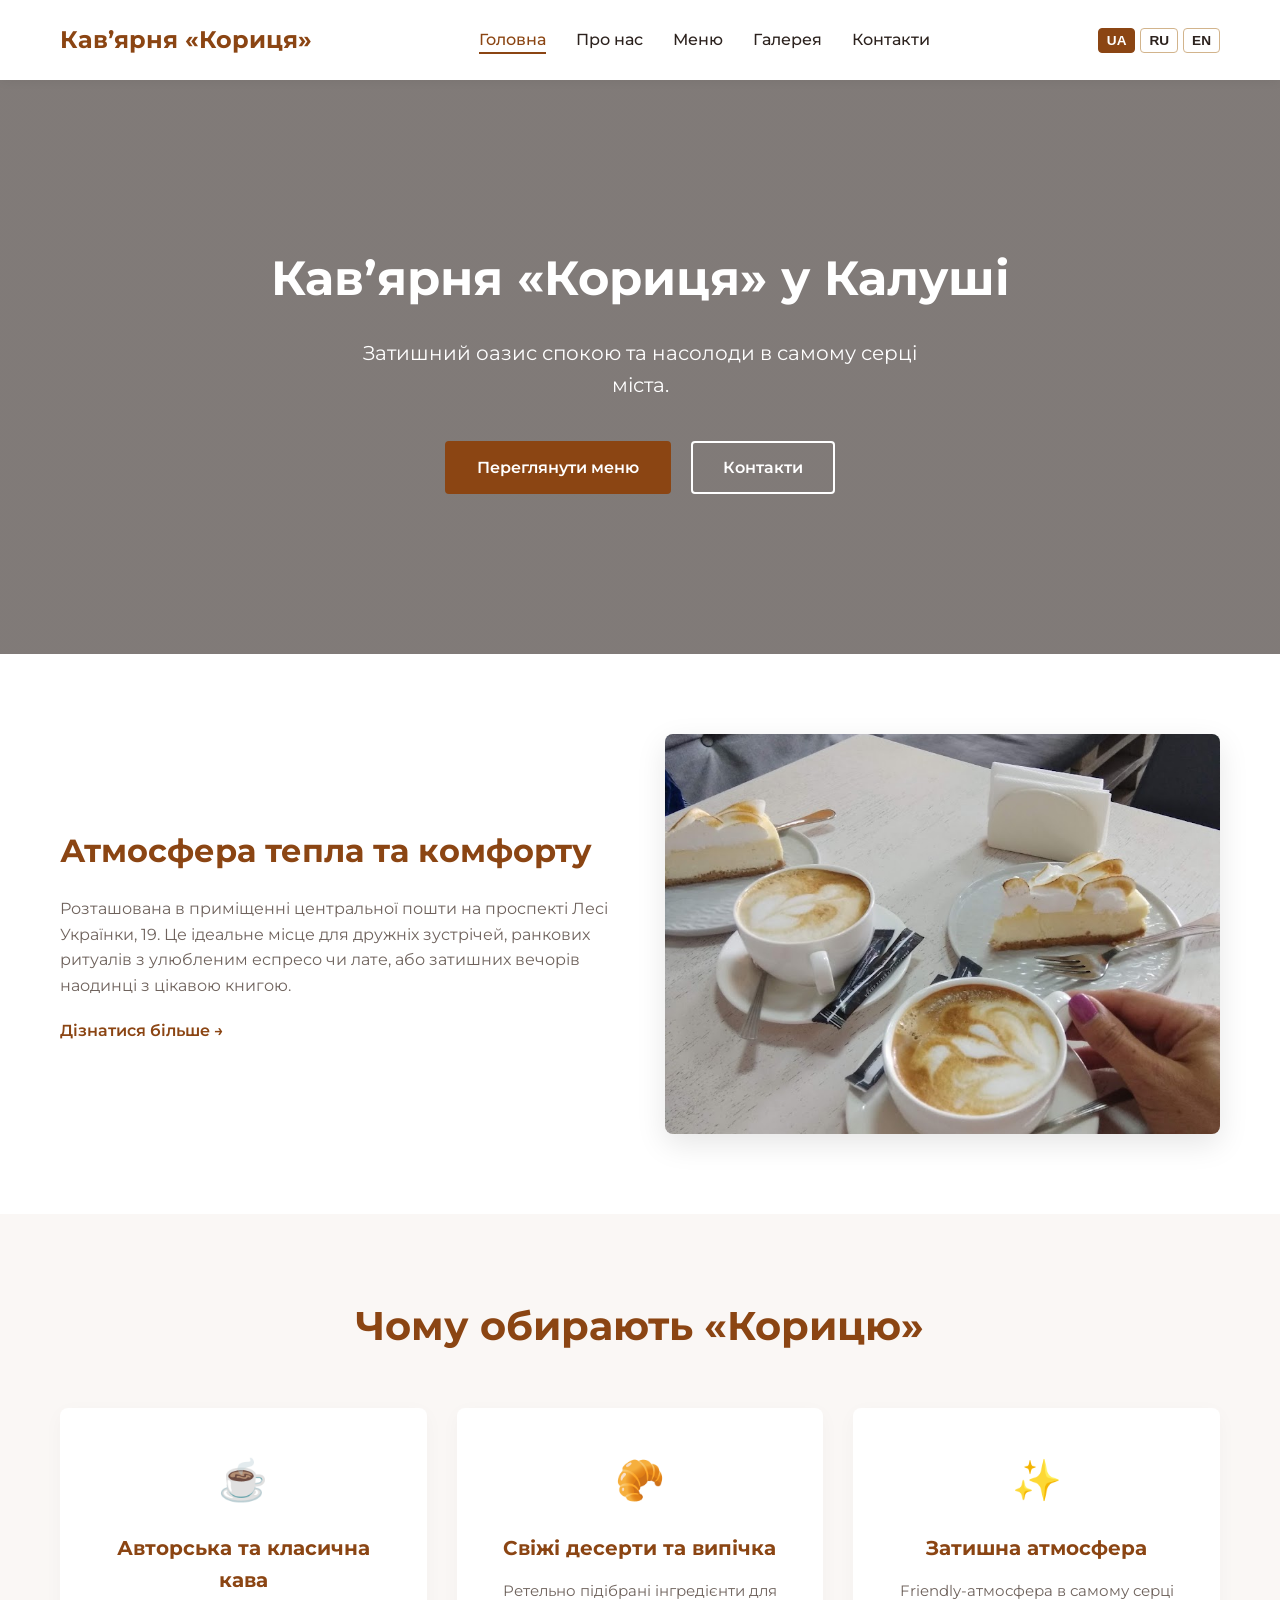
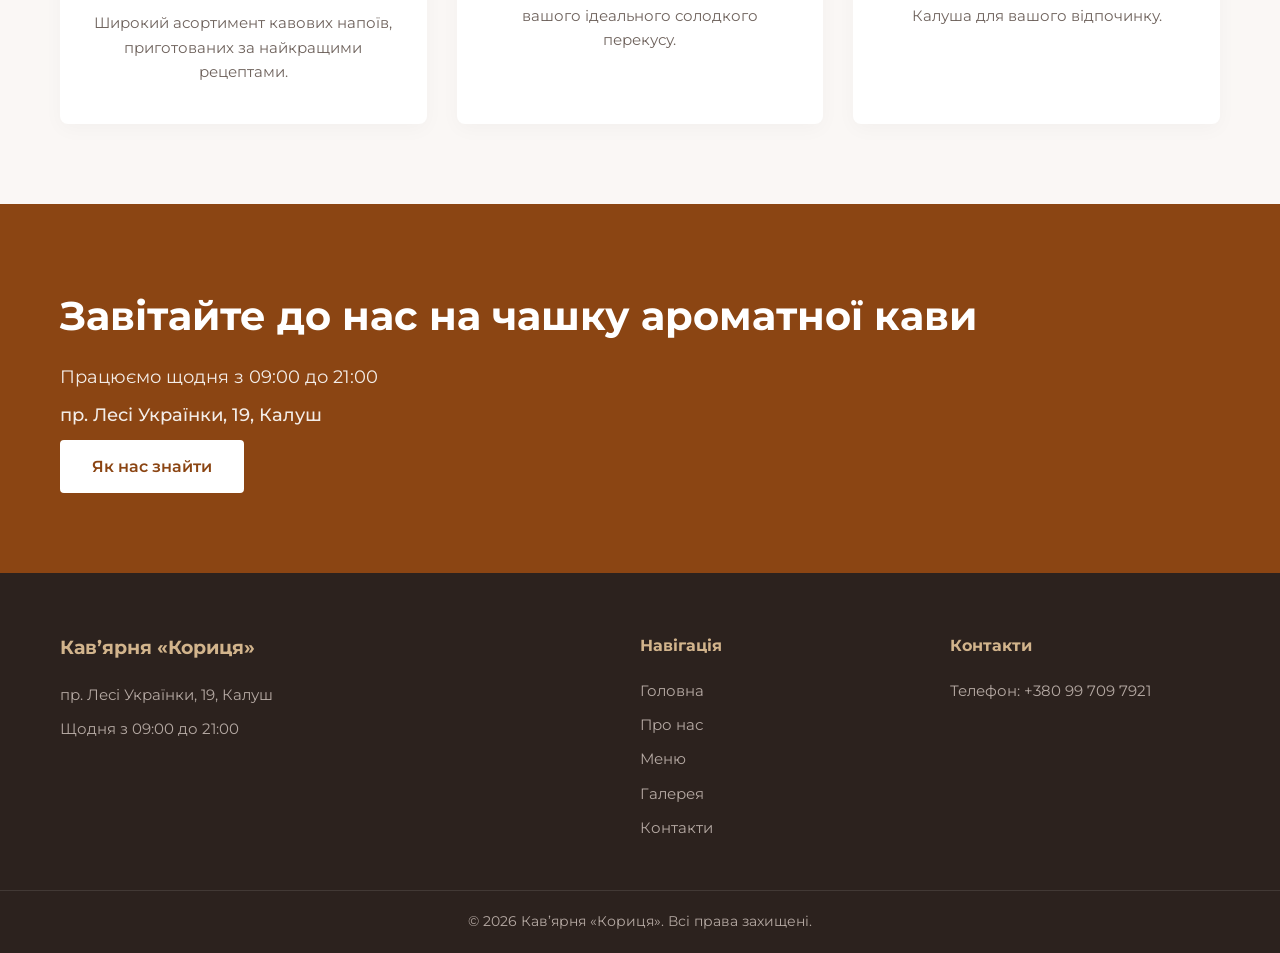
<file: index.html>
<!DOCTYPE html>
<html lang="uk">
<head>
    <meta charset="UTF-8">
    <meta name="viewport" content="width=device-width, initial-scale=1.0">
    <title>Кав’ярня «Кориця» у Калуші</title>
    <link rel="preconnect" href="https://fonts.googleapis.com">
    <link rel="preconnect" href="https://fonts.gstatic.com" crossorigin>
    <link href="https://fonts.googleapis.com/css2?family=Montserrat:wght@400;500;600;700&display=swap" rel="stylesheet">
    <link rel="stylesheet" href="assets/style.css">
</head>
<body>
    <header class="site-header">
        <div class="container nav-container">
            <a href="index.html" class="logo" data-i18n="brand_name">Кав’ярня «Кориця»</a>
            <nav class="main-nav">
                <ul>
                    <li><a href="index.html" class="active" data-i18n="nav_home">Головна</a></li>
                    <li><a href="about.html" data-i18n="nav_about">Про нас</a></li>
                    <li><a href="services.html" data-i18n="nav_services">Меню</a></li>
                    <li><a href="gallery.html" data-i18n="nav_gallery">Галерея</a></li>
                    <li><a href="contacts.html" data-i18n="nav_contacts">Контакти</a></li>
                </ul>
            </nav>
            <div class="header-right">
                <div class="lang-switcher">
                    <button class="lang-btn active" data-lang="uk">UA</button>
                    <button class="lang-btn" data-lang="ru">RU</button>
                    <button class="lang-btn" data-lang="en">EN</button>
                </div>
                <button class="menu-toggle" aria-label="Toggle menu">
                    <span></span>
                    <span></span>
                    <span></span>
                </button>
            </div>
        </div>
    </header>

    <main>
        <section class="hero">
            <div class="container hero-content">
                <h1 data-i18n="hero_title">Кав’ярня «Кориця» у Калуші</h1>
                <p data-i18n="hero_subtitle">Затишний оазис спокою та насолоди в самому серці міста.</p>
                <div class="hero-btns">
                    <a href="services.html" class="btn btn-primary" data-i18n="btn_menu">Переглянути меню</a>
                    <a href="contacts.html" class="btn btn-secondary" data-i18n="btn_contacts">Контакти</a>
                </div>
            </div>
        </section>

        <section class="about-preview section-padding">
            <div class="container grid-2">
                <div class="about-preview-text">
                    <h2 data-i18n="about_heading">Атмосфера тепла та комфорту</h2>
                    <p data-i18n="about_excerpt">Розташована в приміщенні центральної пошти на проспекті Лесі Українки, 19. Це ідеальне місце для дружніх зустрічей, ранкових ритуалів з улюбленим еспресо чи лате, або затишних вечорів наодинці з цікавою книгою.</p>
                    <a href="about.html" class="read-more" data-i18n="read_more">Дізнатися більше &rarr;</a>
                </div>
                <div class="about-preview-image">
                    <img src="images/photo-01.jpg" alt="Кав'ярня Кориця у Калуші інтер'єр" loading="lazy">
                </div>
            </div>
        </section>

        <section class="features section-padding bg-light">
            <div class="container">
                <h2 class="section-title" data-i18n="features_title">Чому обирають «Корицю»</h2>
                <div class="features-grid">
                    <div class="feature-card">
                        <div class="feature-icon">☕</div>
                        <h3 data-i18n="feat_1_title">Авторська та класична кава</h3>
                        <p data-i18n="feat_1_desc">Широкий асортимент кавових напоїв, приготованих за найкращими рецептами.</p>
                    </div>
                    <div class="feature-card">
                        <div class="feature-icon">🥐</div>
                        <h3 data-i18n="feat_2_title">Свіжі десерти та випічка</h3>
                        <p data-i18n="feat_2_desc">Ретельно підібрані інгредієнти для вашого ідеального солодкого перекусу.</p>
                    </div>
                    <div class="feature-card">
                        <div class="feature-icon">✨</div>
                        <h3 data-i18n="feat_3_title">Затишна атмосфера</h3>
                        <p data-i18n="feat_3_desc">Friendly-атмосфера в самому серці Калуша для вашого відпочинку.</p>
                    </div>
                </div>
            </div>
        </section>

        <section class="cta-section section-padding">
            <div class="container text-center">
                <h2 data-i18n="cta_title">Завітайте до нас на чашку ароматної кави</h2>
                <p data-i18n="cta_hours">Працюємо щодня з 09:00 до 21:00</p>
                <p class="cta-address">пр. Лесі Українки, 19, Калуш</p>
                <a href="contacts.html" class="btn btn-primary" data-i18n="btn_visit">Як нас знайти</a>
            </div>
        </section>
    </main>

    <footer class="site-footer">
        <div class="container footer-content">
            <div class="footer-col">
                <h3 data-i18n="brand_name">Кав’ярня «Кориця»</h3>
                <p>пр. Лесі Українки, 19, Калуш</p>
                <p data-i18n="hours_text">Щодня з 09:00 до 21:00</p>
            </div>
            <div class="footer-col">
                <h4 data-i18n="footer_nav">Навігація</h4>
                <ul>
                    <li><a href="index.html" data-i18n="nav_home">Головна</a></li>
                    <li><a href="about.html" data-i18n="nav_about">Про нас</a></li>
                    <li><a href="services.html" data-i18n="nav_services">Меню</a></li>
                    <li><a href="gallery.html" data-i18n="nav_gallery">Галерея</a></li>
                    <li><a href="contacts.html" data-i18n="nav_contacts">Контакти</a></li>
                </ul>
            </div>
            <div class="footer-col">
                <h4 data-i18n="footer_contacts">Контакти</h4>
                <p>Телефон: <a href="tel:+380997097921">+380 99 709 7921</a></p>
            </div>
        </div>
        <div class="footer-bottom">
            <div class="container">
                <p>&copy; 2026 Кав’ярня «Кориця». <span data-i18n="all_rights">Всі права захищені.</span></p>
            </div>
        </div>
    </footer>

    <script src="assets/script.js"></script>
</body>
</html>
</file>
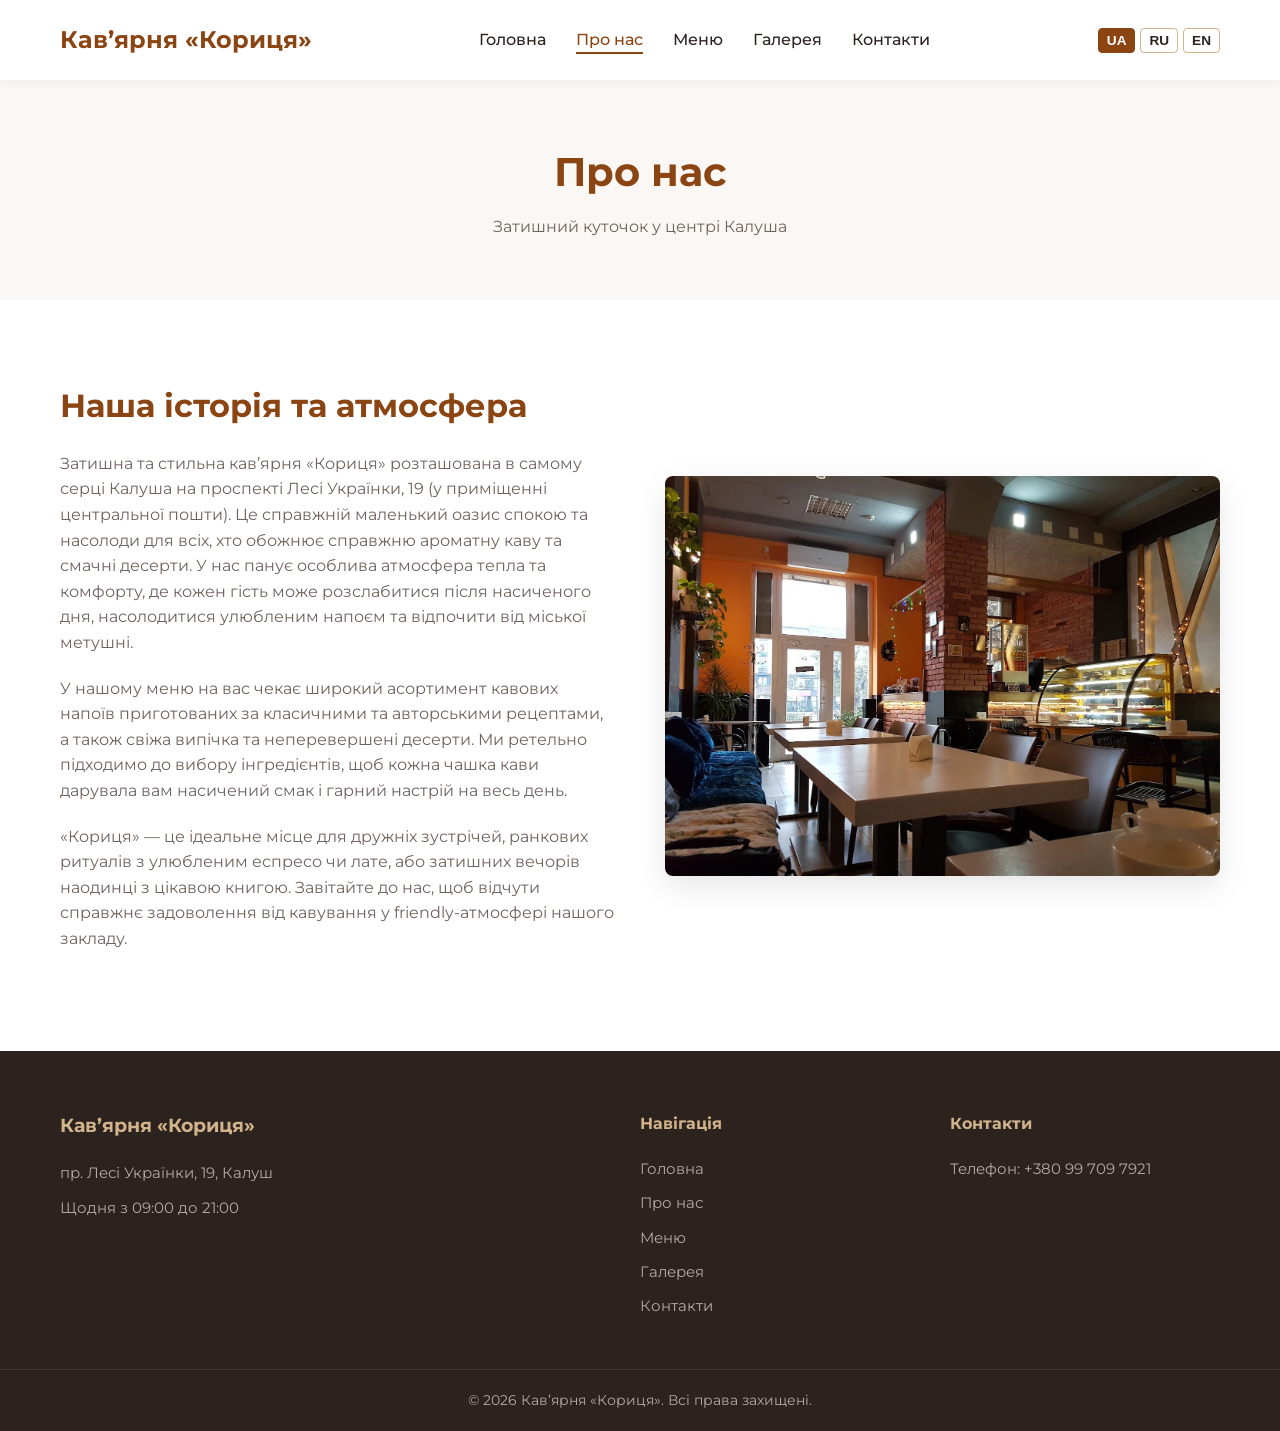
<file: about.html>
<!DOCTYPE html>
<html lang="uk">
<head>
    <meta charset="UTF-8">
    <meta name="viewport" content="width=device-width, initial-scale=1.0">
    <title>Про нас — Кав’ярня «Кориця»</title>
    <link rel="preconnect" href="https://fonts.googleapis.com">
    <link rel="preconnect" href="https://fonts.gstatic.com" crossorigin>
    <link href="https://fonts.googleapis.com/css2?family=Montserrat:wght@400;500;600;700&display=swap" rel="stylesheet">
    <link rel="stylesheet" href="assets/style.css">
</head>
<body>
    <header class="site-header">
        <div class="container nav-container">
            <a href="index.html" class="logo" data-i18n="brand_name">Кав’ярня «Кориця»</a>
            <nav class="main-nav">
                <ul>
                    <li><a href="index.html" data-i18n="nav_home">Головна</a></li>
                    <li><a href="about.html" class="active" data-i18n="nav_about">Про нас</a></li>
                    <li><a href="services.html" data-i18n="nav_services">Меню</a></li>
                    <li><a href="gallery.html" data-i18n="nav_gallery">Галерея</a></li>
                    <li><a href="contacts.html" data-i18n="nav_contacts">Контакти</a></li>
                </ul>
            </nav>
            <div class="header-right">
                <div class="lang-switcher">
                    <button class="lang-btn active" data-lang="uk">UA</button>
                    <button class="lang-btn" data-lang="ru">RU</button>
                    <button class="lang-btn" data-lang="en">EN</button>
                </div>
                <button class="menu-toggle" aria-label="Toggle menu">
                    <span></span>
                    <span></span>
                    <span></span>
                </button>
            </div>
        </div>
    </header>

    <main>
        <section class="page-header">
            <div class="container">
                <h1 data-i18n="nav_about">Про нас</h1>
                <p data-i18n="about_subtitle">Затишний куточок у центрі Калуша</p>
            </div>
        </section>

        <section class="section-padding">
            <div class="container grid-2">
                <div class="about-content-text">
                    <h2 data-i18n="about_heading_main">Наша історія та атмосфера</h2>
                    <p data-i18n="about_p1">Затишна та стильна кав’ярня «Кориця» розташована в самому серці Калуша на проспекті Лесі Українки, 19 (у приміщенні центральної пошти). Це справжній маленький оазис спокою та насолоди для всіх, хто обожнює справжню ароматну каву та смачні десерти. У нас панує особлива атмосфера тепла та комфорту, де кожен гість може розслабитися після насиченого дня, насолодитися улюбленим напоєм та відпочити від міської метушні.</p>
                    <p data-i18n="about_p2">У нашому меню на вас чекає широкий асортимент кавових напоїв приготованих за класичними та авторськими рецептами, а також свіжа випічка та неперевершені десерти. Ми ретельно підходимо до вибору інгредієнтів, щоб кожна чашка кави дарувала вам насичений смак і гарний настрій на весь день.</p>
                    <p data-i18n="about_p3">«Кориця» — це ідеальне місце для дружніх зустрічей, ранкових ритуалів з улюбленим еспресо чи лате, або затишних вечорів наодинці з цікавою книгою. Завітайте до нас, щоб відчути справжнє задоволення від кавування у friendly-атмосфері нашого закладу.</p>
                </div>
                <div class="about-content-image">
                    <img src="images/photo-02.jpg" alt="Кав'ярня Кориця інтер'єр" loading="lazy">
                </div>
            </div>
        </section>
    </main>

    <footer class="site-footer">
        <div class="container footer-content">
            <div class="footer-col">
                <h3 data-i18n="brand_name">Кав’ярня «Кориця»</h3>
                <p>пр. Лесі Українки, 19, Калуш</p>
                <p data-i18n="hours_text">Щодня з 09:00 до 21:00</p>
            </div>
            <div class="footer-col">
                <h4 data-i18n="footer_nav">Навігація</h4>
                <ul>
                    <li><a href="index.html" data-i18n="nav_home">Головна</a></li>
                    <li><a href="about.html" data-i18n="nav_about">Про нас</a></li>
                    <li><a href="services.html" data-i18n="nav_services">Меню</a></li>
                    <li><a href="gallery.html" data-i18n="nav_gallery">Галерея</a></li>
                    <li><a href="contacts.html" data-i18n="nav_contacts">Контакти</a></li>
                </ul>
            </div>
            <div class="footer-col">
                <h4 data-i18n="footer_contacts">Контакти</h4>
                <p>Телефон: <a href="tel:+380997097921">+380 99 709 7921</a></p>
            </div>
        </div>
        <div class="footer-bottom">
            <div class="container">
                <p>&copy; 2026 Кав’ярня «Кориця». <span data-i18n="all_rights">Всі права захищені.</span></p>
            </div>
        </div>
    </footer>

    <script src="assets/script.js"></script>
</body>
</html>
</file>
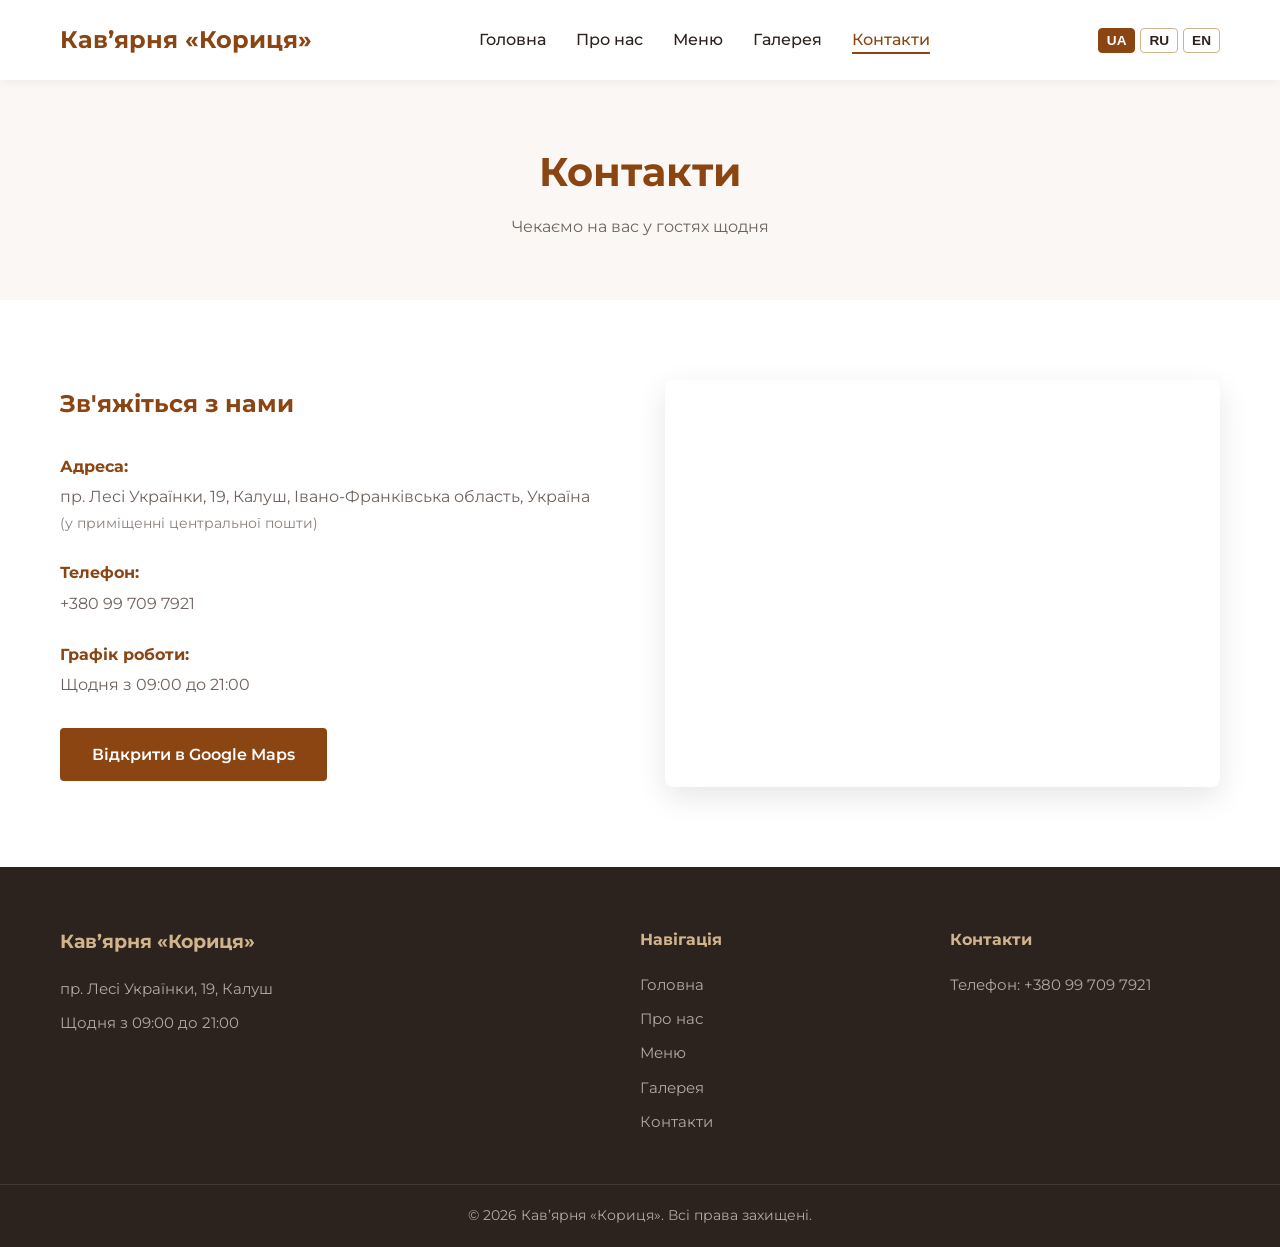
<file: contacts.html>
<!DOCTYPE html>
<html lang="uk">
<head>
    <meta charset="UTF-8">
    <meta name="viewport" content="width=device-width, initial-scale=1.0">
    <title>Контакти — Кав’ярня «Кориця»</title>
    <link rel="preconnect" href="https://fonts.googleapis.com">
    <link rel="preconnect" href="https://fonts.gstatic.com" crossorigin>
    <link href="https://fonts.googleapis.com/css2?family=Montserrat:wght@400;500;600;700&display=swap" rel="stylesheet">
    <link rel="stylesheet" href="assets/style.css">
</head>
<body>
    <header class="site-header">
        <div class="container nav-container">
            <a href="index.html" class="logo" data-i18n="brand_name">Кав’ярня «Кориця»</a>
            <nav class="main-nav">
                <ul>
                    <li><a href="index.html" data-i18n="nav_home">Головна</a></li>
                    <li><a href="about.html" data-i18n="nav_about">Про нас</a></li>
                    <li><a href="services.html" data-i18n="nav_services">Меню</a></li>
                    <li><a href="gallery.html" data-i18n="nav_gallery">Галерея</a></li>
                    <li><a href="contacts.html" class="active" data-i18n="nav_contacts">Контакти</a></li>
                </ul>
            </nav>
            <div class="header-right">
                <div class="lang-switcher">
                    <button class="lang-btn active" data-lang="uk">UA</button>
                    <button class="lang-btn" data-lang="ru">RU</button>
                    <button class="lang-btn" data-lang="en">EN</button>
                </div>
                <button class="menu-toggle" aria-label="Toggle menu">
                    <span></span>
                    <span></span>
                    <span></span>
                </button>
            </div>
        </div>
    </header>

    <main>
        <section class="page-header">
            <div class="container">
                <h1 data-i18n="nav_contacts">Контакти</h1>
                <p data-i18n="contacts_subtitle">Чекаємо на вас у гостях щодня</p>
            </div>
        </section>

        <section class="section-padding">
            <div class="container grid-2">
                <div class="contacts-info">
                    <h2 data-i18n="contacts_heading">Зв'яжіться з нами</h2>
                    <div class="contact-item">
                        <strong data-i18n="label_address">Адреса:</strong>
                        <p>пр. Лесі Українки, 19, Калуш, Івано-Франківська область, Україна<br><span class="note" data-i18n="address_note">(у приміщенні центральної пошти)</span></p>
                    </div>
                    <div class="contact-item">
                        <strong data-i18n="label_phone">Телефон:</strong>
                        <p><a href="tel:+380997097921">+380 99 709 7921</a></p>
                    </div>
                    <div class="contact-item">
                        <strong data-i18n="label_hours">Графік роботи:</strong>
                        <p data-i18n="hours_text">Щодня з 09:00 до 21:00</p>
                    </div>
                    <div class="contact-actions">
                        <a href="https://www.google.com/maps/search/?api=1&query=пр.+Лесі+Українки,+19,+Калуш" target="_blank" rel="noopener" class="btn btn-primary" data-i18n="btn_map">Відкрити в Google Maps</a>
                    </div>
                </div>
                <div class="contacts-map">
                    <div class="map-wrapper">
                        <iframe title="Карта проїзду Кав'ярня Кориця Калуш" src="https://www.google.com/maps/embed?pb=!1m18!1m12!1m3!1d2618.9!2d24.36!3d49.03!2m3!1f0!2f0!3f0!3m2!1i1024!2i768!4f13.1!3m3!1m2!1s0x0%3A0x0!2z0L3QsC3QsC3QsC0!5e0!3m2!1suk!2sua!4v1!5m2!1suk!2sua" width="100%" height="400" style="border:0;" allowfullscreen="" loading="lazy"></iframe>
                    </div>
                </div>
            </div>
        </section>
    </main>

    <footer class="site-footer">
        <div class="container footer-content">
            <div class="footer-col">
                <h3 data-i18n="brand_name">Кав’ярня «Кориця»</h3>
                <p>пр. Лесі Українки, 19, Калуш</p>
                <p data-i18n="hours_text">Щодня з 09:00 до 21:00</p>
            </div>
            <div class="footer-col">
                <h4 data-i18n="footer_nav">Навігація</h4>
                <ul>
                    <li><a href="index.html" data-i18n="nav_home">Головна</a></li>
                    <li><a href="about.html" data-i18n="nav_about">Про нас</a></li>
                    <li><a href="services.html" data-i18n="nav_services">Меню</a></li>
                    <li><a href="gallery.html" data-i18n="nav_gallery">Галерея</a></li>
                    <li><a href="contacts.html" data-i18n="nav_contacts">Контакти</a></li>
                </ul>
            </div>
            <div class="footer-col">
                <h4 data-i18n="footer_contacts">Контакти</h4>
                <p>Телефон: <a href="tel:+380997097921">+380 99 709 7921</a></p>
            </div>
        </div>
        <div class="footer-bottom">
            <div class="container">
                <p>&copy; 2026 Кав’ярня «Кориця». <span data-i18n="all_rights">Всі права захищені.</span></p>
            </div>
        </div>
    </footer>

    <script src="assets/script.js"></script>
</body>
</html>
</file>
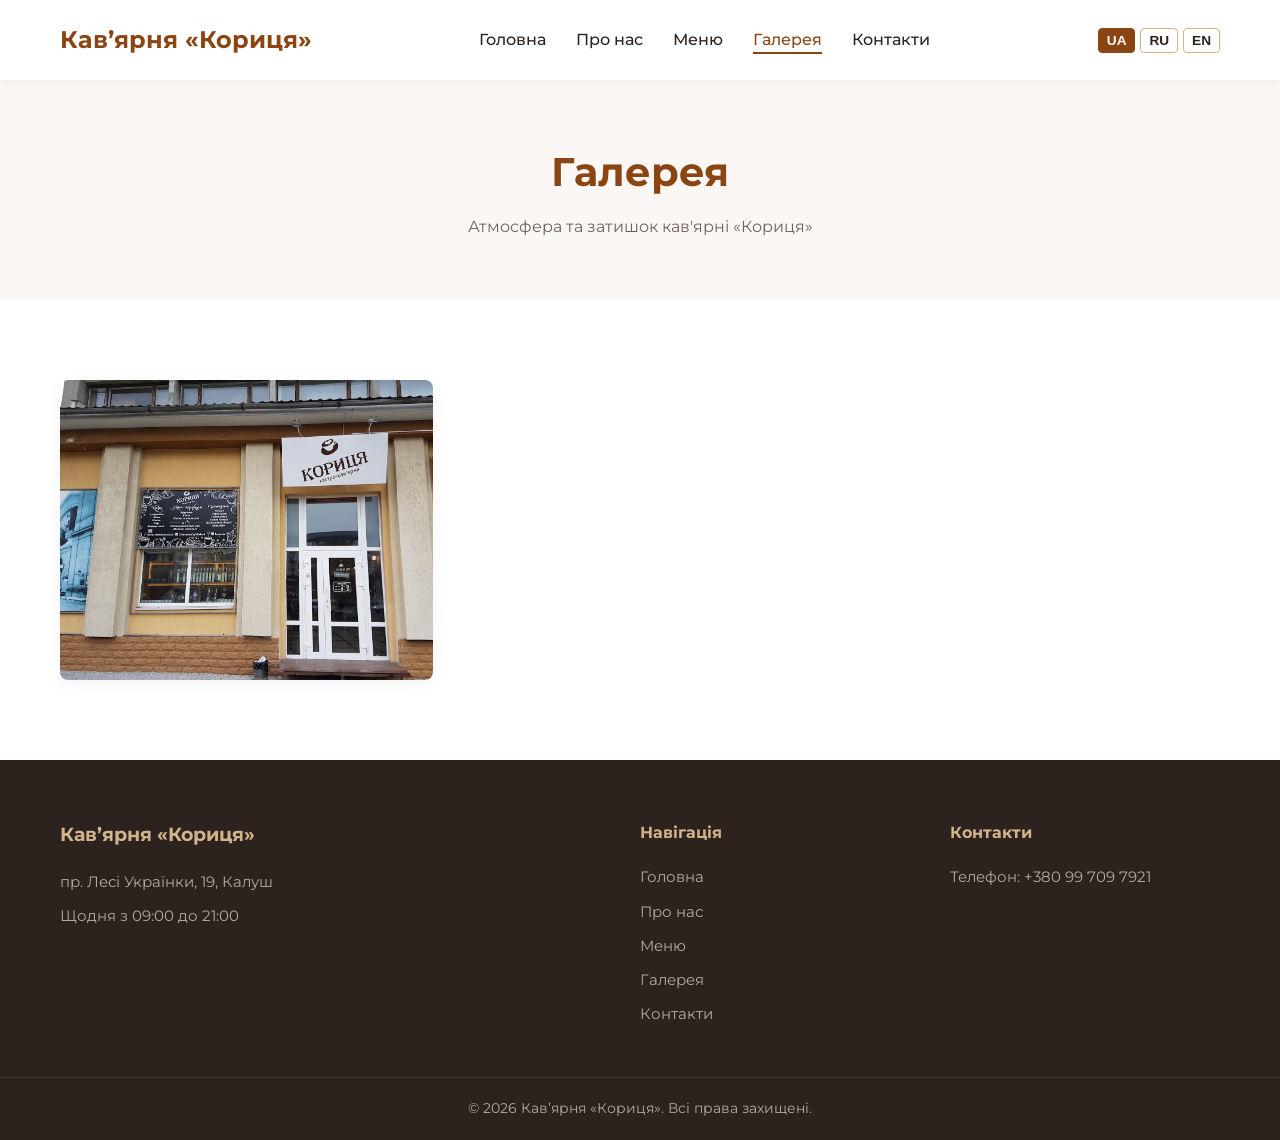
<file: gallery.html>
<!DOCTYPE html>
<html lang="uk">
<head>
    <meta charset="UTF-8">
    <meta name="viewport" content="width=device-width, initial-scale=1.0">
    <title>Галерея — Кав’ярня «Кориця»</title>
    <link rel="preconnect" href="https://fonts.googleapis.com">
    <link rel="preconnect" href="https://fonts.gstatic.com" crossorigin>
    <link href="https://fonts.googleapis.com/css2?family=Montserrat:wght@400;500;600;700&display=swap" rel="stylesheet">
    <link rel="stylesheet" href="assets/style.css">
</head>
<body>
    <header class="site-header">
        <div class="container nav-container">
            <a href="index.html" class="logo" data-i18n="brand_name">Кав’ярня «Кориця»</a>
            <nav class="main-nav">
                <ul>
                    <li><a href="index.html" data-i18n="nav_home">Головна</a></li>
                    <li><a href="about.html" data-i18n="nav_about">Про нас</a></li>
                    <li><a href="services.html" data-i18n="nav_services">Меню</a></li>
                    <li><a href="gallery.html" class="active" data-i18n="nav_gallery">Галерея</a></li>
                    <li><a href="contacts.html" data-i18n="nav_contacts">Контакти</a></li>
                </ul>
            </nav>
            <div class="header-right">
                <div class="lang-switcher">
                    <button class="lang-btn active" data-lang="uk">UA</button>
                    <button class="lang-btn" data-lang="ru">RU</button>
                    <button class="lang-btn" data-lang="en">EN</button>
                </div>
                <button class="menu-toggle" aria-label="Toggle menu">
                    <span></span>
                    <span></span>
                    <span></span>
                </button>
            </div>
        </div>
    </header>

    <main>
        <section class="page-header">
            <div class="container">
                <h1 data-i18n="nav_gallery">Галерея</h1>
                <p data-i18n="gallery_subtitle"> atmosfera та затишок кав'ярні «Кориця»</p>
            </div>
        </section>

        <section class="section-padding">
            <div class="container">
                <div class="gallery-grid">
                    <div class="gallery-item">
                        <img src="images/photo-03.jpg" alt="Кав'ярня Кориця інтер'єр у Калуші" loading="lazy">
                    </div>
                </div>
            </div>
        </section>
    </main>

    <footer class="site-footer">
        <div class="container footer-content">
            <div class="footer-col">
                <h3 data-i18n="brand_name">Кав’ярня «Кориця»</h3>
                <p>пр. Лесі Українки, 19, Калуш</p>
                <p data-i18n="hours_text">Щодня з 09:00 до 21:00</p>
            </div>
            <div class="footer-col">
                <h4 data-i18n="footer_nav">Навігація</h4>
                <ul>
                    <li><a href="index.html" data-i18n="nav_home">Головна</a></li>
                    <li><a href="about.html" data-i18n="nav_about">Про нас</a></li>
                    <li><a href="services.html" data-i18n="nav_services">Меню</a></li>
                    <li><a href="gallery.html" data-i18n="nav_gallery">Галерея</a></li>
                    <li><a href="contacts.html" data-i18n="nav_contacts">Контакти</a></li>
                </ul>
            </div>
            <div class="footer-col">
                <h4 data-i18n="footer_contacts">Контакти</h4>
                <p>Телефон: <a href="tel:+380997097921">+380 99 709 7921</a></p>
            </div>
        </div>
        <div class="footer-bottom">
            <div class="container">
                <p>&copy; 2026 Кав’ярня «Кориця». <span data-i18n="all_rights">Всі права захищені.</span></p>
            </div>
        </div>
    </footer>

    <script src="assets/script.js"></script>
</body>
</html>
</file>
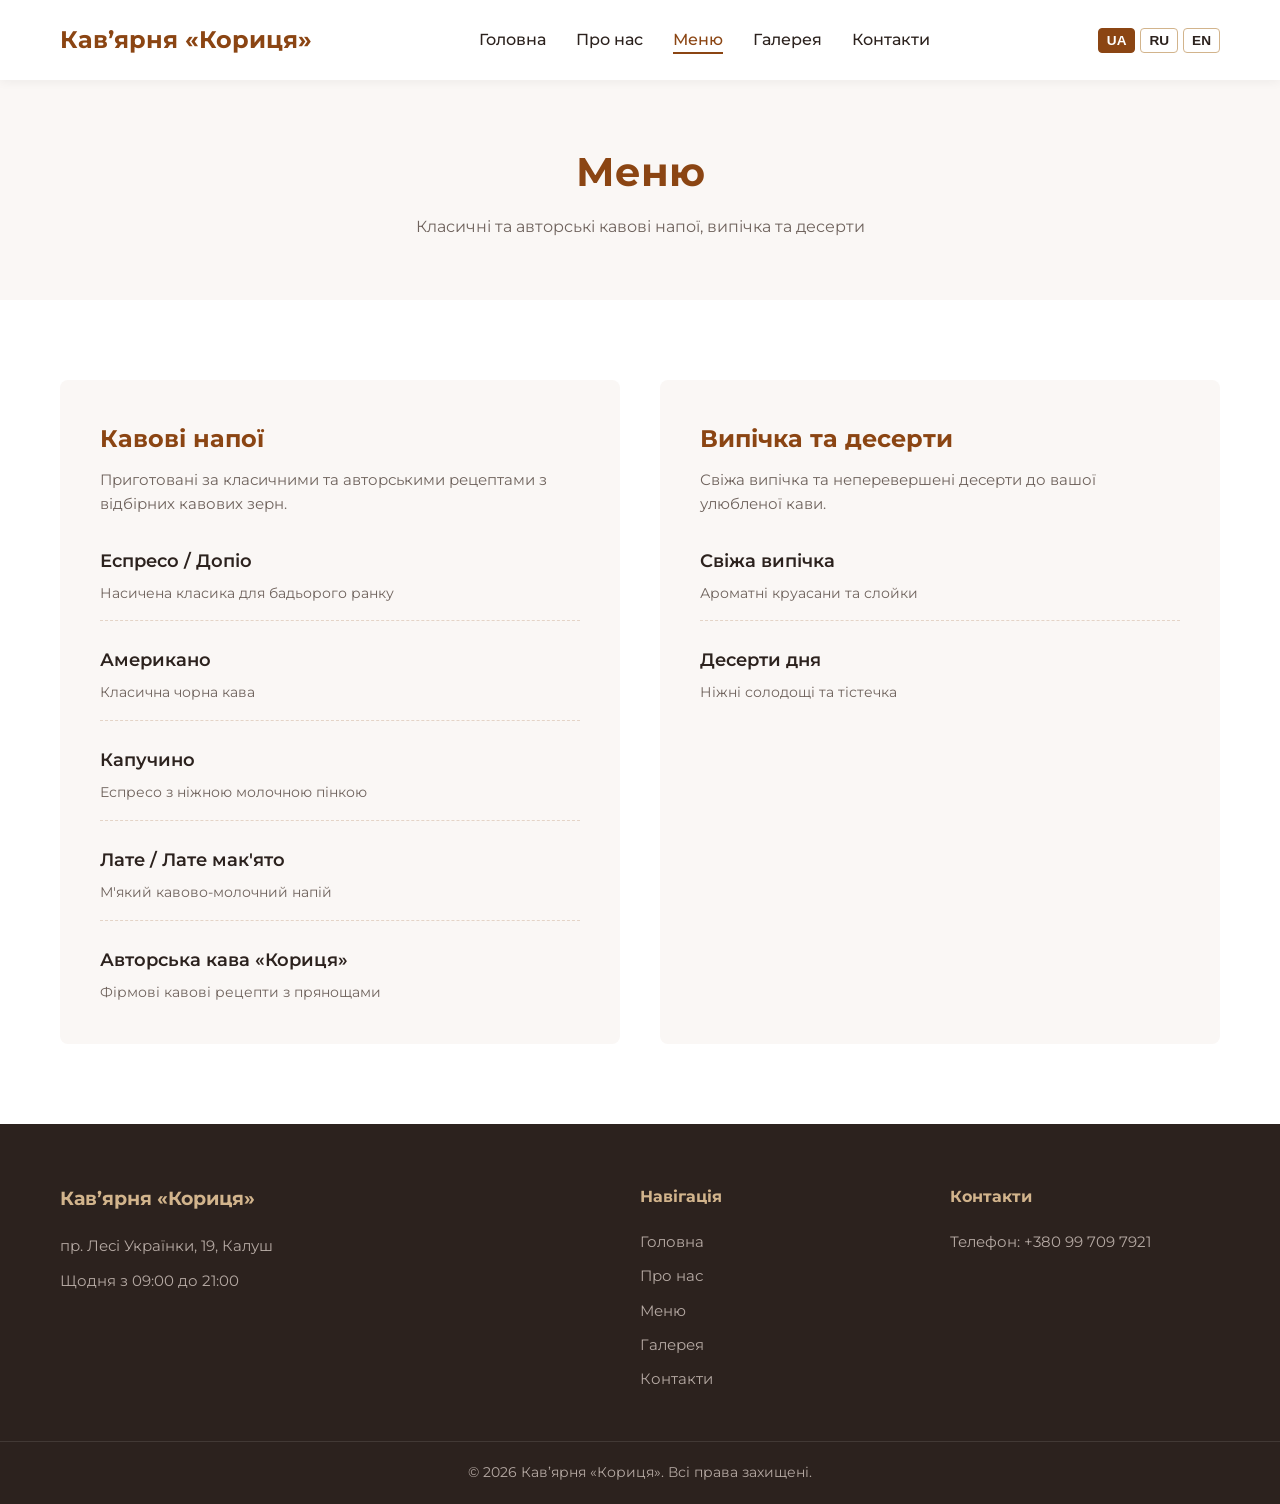
<file: services.html>
<!DOCTYPE html>
<html lang="uk">
<head>
    <meta charset="UTF-8">
    <meta name="viewport" content="width=device-width, initial-scale=1.0">
    <title>Меню — Кав’ярня «Кориця»</title>
    <link rel="preconnect" href="https://fonts.googleapis.com">
    <link rel="preconnect" href="https://fonts.gstatic.com" crossorigin>
    <link href="https://fonts.googleapis.com/css2?family=Montserrat:wght@400;500;600;700&display=swap" rel="stylesheet">
    <link rel="stylesheet" href="assets/style.css">
</head>
<body>
    <header class="site-header">
        <div class="container nav-container">
            <a href="index.html" class="logo" data-i18n="brand_name">Кав’ярня «Кориця»</a>
            <nav class="main-nav">
                <ul>
                    <li><a href="index.html" data-i18n="nav_home">Головна</a></li>
                    <li><a href="about.html" data-i18n="nav_about">Про нас</a></li>
                    <li><a href="services.html" class="active" data-i18n="nav_services">Меню</a></li>
                    <li><a href="gallery.html" data-i18n="nav_gallery">Галерея</a></li>
                    <li><a href="contacts.html" data-i18n="nav_contacts">Контакти</a></li>
                </ul>
            </nav>
            <div class="header-right">
                <div class="lang-switcher">
                    <button class="lang-btn active" data-lang="uk">UA</button>
                    <button class="lang-btn" data-lang="ru">RU</button>
                    <button class="lang-btn" data-lang="en">EN</button>
                </div>
                <button class="menu-toggle" aria-label="Toggle menu">
                    <span></span>
                    <span></span>
                    <span></span>
                </button>
            </div>
        </div>
    </header>

    <main>
        <section class="page-header">
            <div class="container">
                <h1 data-i18n="nav_services">Наше меню</h1>
                <p data-i18n="menu_subtitle">Класичні та авторські кавові напої, випічка та десерти</p>
            </div>
        </section>

        <section class="section-padding">
            <div class="container">
                <div class="menu-grid">
                    <div class="menu-category">
                        <h2 data-i18n="cat_coffee">Кавові напої</h2>
                        <p data-i18n="cat_coffee_desc">Приготовані за класичними та авторськими рецептами з відбірних кавових зерн.</p>
                        <ul class="menu-items-list">
                            <li>
                                <span class="item-name" data-i18n="item_espresso">Еспресо / Допіо</span>
                                <span class="item-desc" data-i18n="item_espresso_desc">Насичена класика для бадьорого ранку</span>
                            </li>
                            <li>
                                <span class="item-name" data-i18n="item_americano">Американо</span>
                                <span class="item-desc" data-i18n="item_americano_desc">Класична чорна кава</span>
                            </li>
                            <li>
                                <span class="item-name" data-i18n="item_cappuccino">Капучино</span>
                                <span class="item-desc" data-i18n="item_cappuccino_desc">Еспресо з ніжною молочною пінкою</span>
                            </li>
                            <li>
                                <span class="item-name" data-i18n="item_latte">Лате / Лате мак'ято</span>
                                <span class="item-desc" data-i18n="item_latte_desc">М'який кавово-молочний напій</span>
                            </li>
                            <li>
                                <span class="item-name" data-i18n="item_author">Авторська кава «Кориця»</span>
                                <span class="item-desc" data-i18n="item_author_desc">Фірмові кавові рецепти з прянощами</span>
                            </li>
                        </ul>
                    </div>

                    <div class="menu-category">
                        <h2 data-i18n="cat_bakery">Випічка та десерти</h2>
                        <p data-i18n="cat_bakery_desc">Свіжа випічка та неперевершені десерти до вашої улюбленої кави.</p>
                        <ul class="menu-items-list">
                            <li>
                                <span class="item-name" data-i18n="item_pastry">Свіжа випічка</span>
                                <span class="item-desc" data-i18n="item_pastry_desc">Ароматні круасани та слойки</span>
                            </li>
                            <li>
                                <span class="item-name" data-i18n="item_desserts">Десерти дня</span>
                                <span class="item-desc" data-i18n="item_desserts_desc">Ніжні солодощі та тістечка</span>
                            </li>
                        </ul>
                    </div>
                </div>
            </div>
        </section>
    </main>

    <footer class="site-footer">
        <div class="container footer-content">
            <div class="footer-col">
                <h3 data-i18n="brand_name">Кав’ярня «Кориця»</h3>
                <p>пр. Лесі Українки, 19, Калуш</p>
                <p data-i18n="hours_text">Щодня з 09:00 до 21:00</p>
            </div>
            <div class="footer-col">
                <h4 data-i18n="footer_nav">Навігація</h4>
                <ul>
                    <li><a href="index.html" data-i18n="nav_home">Головна</a></li>
                    <li><a href="about.html" data-i18n="nav_about">Про нас</a></li>
                    <li><a href="services.html" data-i18n="nav_services">Меню</a></li>
                    <li><a href="gallery.html" data-i18n="nav_gallery">Галерея</a></li>
                    <li><a href="contacts.html" data-i18n="nav_contacts">Контакти</a></li>
                </ul>
            </div>
            <div class="footer-col">
                <h4 data-i18n="footer_contacts">Контакти</h4>
                <p>Телефон: <a href="tel:+380997097921">+380 99 709 7921</a></p>
            </div>
        </div>
        <div class="footer-bottom">
            <div class="container">
                <p>&copy; 2026 Кав’ярня «Кориця». <span data-i18n="all_rights">Всі права захищені.</span></p>
            </div>
        </div>
    </footer>

    <script src="assets/script.js"></script>
</body>
</html>
</file>
<file: assets/style.css>
:root {
    --primary: #8B4513;
    --secondary: #D2B48C;
    --text-dark: #2C221E;
    --text-light: #6F635D;
    --bg-light: #FAF7F5;
    --white: #FFFFFF;
    --transition: all 0.3s ease;
}

* {
    box-sizing: border-box;
    margin: 0;
    padding: 0;
}

body {
    font-family: 'Montserrat', sans-serif;
    color: var(--text-dark);
    background-color: var(--white);
    line-height: 1.6;
}

ul {
    list-style: none;
}

a {
    text-decoration: none;
    color: inherit;
    transition: var(--transition);
}

img {
    max-width: 100%;
    height: auto;
    display: block;
    object-fit: cover;
}

.container {
    width: 100%;
    max-width: 1200px;
    margin: 0 auto;
    padding: 0 20px;
}

.section-padding {
    padding: 80px 0;
}

.bg-light {
    background-color: var(--bg-light);
}

.section-title {
    text-align: center;
    font-size: 2.5rem;
    margin-bottom: 50px;
    color: var(--primary);
}

/* Header */
.site-header {
    background: var(--white);
    box-shadow: 0 2px 10px rgba(0,0,0,0.05);
    position: sticky;
    top: 0;
    z-index: 1000;
}

.nav-container {
    display: flex;
    align-items: center;
    justify-content: space-between;
    height: 80px;
}

.logo {
    font-size: 1.5rem;
    font-weight: 700;
    color: var(--primary);
}

.main-nav ul {
    display: flex;
    gap: 30px;
}

.main-nav a {
    font-weight: 500;
    color: var(--text-dark);
    position: relative;
    padding: 5px 0;
}

.main-nav a:hover,
.main-nav a.active {
    color: var(--primary);
}

.main-nav a::after {
    content: '';
    position: absolute;
    bottom: 0;
    left: 0;
    width: 0;
    height: 2px;
    background-color: var(--primary);
    transition: var(--transition);
}

.main-nav a:hover::after,
.main-nav a.active::after {
    width: 100%;
}

.header-right {
    display: flex;
    align-items: center;
    gap: 20px;
}

.lang-switcher {
    display: flex;
    gap: 5px;
}

.lang-btn {
    background: none;
    border: 1px solid var(--secondary);
    padding: 4px 8px;
    font-size: 0.85rem;
    font-weight: 600;
    cursor: pointer;
    border-radius: 4px;
    color: var(--text-dark);
    transition: var(--transition);
}

.lang-btn.active,
.lang-btn:hover {
    background: var(--primary);
    color: var(--white);
    border-color: var(--primary);
}

.menu-toggle {
    display: none;
    flex-direction: column;
    gap: 6px;
    background: none;
    border: none;
    cursor: pointer;
    padding: 5px;
}

.menu-toggle span {
    display: block;
    width: 25px;
    height: 2px;
    background: var(--primary);
    transition: var(--transition);
}

/* Hero */
.hero {
    background: linear-gradient(rgba(44, 34, 30, 0.6), rgba(44, 34, 30, 0.6)), url('https://lh3.googleusercontent.com/p/AF1QipN5-example') center/cover no-repeat;
    color: var(--white);
    text-align: center;
    padding: 160px 0;
}

.hero-content h1 {
    font-size: 3rem;
    margin-bottom: 20px;
    font-weight: 700;
}

.hero-content p {
    font-size: 1.25rem;
    margin-bottom: 40px;
    max-width: 600px;
    margin-left: auto;
    margin-right: auto;
}

.hero-btns {
    display: flex;
    gap: 20px;
    justify-content: center;
}

.btn {
    display: inline-block;
    padding: 12px 30px;
    border-radius: 4px;
    font-weight: 600;
    text-align: center;
    cursor: pointer;
    transition: var(--transition);
}

.btn-primary {
    background-color: var(--primary);
    color: var(--white);
    border: 2px solid var(--primary);
}

.btn-primary:hover {
    background-color: transparent;
    color: var(--white);
}

.btn-secondary {
    background-color: transparent;
    color: var(--white);
    border: 2px solid var(--white);
}

.btn-secondary:hover {
    background-color: var(--white);
    color: var(--text-dark);
}

/* Grids */
.grid-2 {
    display: grid;
    grid-template-columns: 1fr 1fr;
    gap: 50px;
    align-items: center;
}

.about-preview-image img,
.about-content-image img {
    border-radius: 8px;
    box-shadow: 0 10px 30px rgba(0,0,0,0.1);
    width: 100%;
    height: 400px;
    object-fit: cover;
}

.about-preview-text h2,
.about-content-text h2 {
    font-size: 2rem;
    color: var(--primary);
    margin-bottom: 20px;
}

.about-preview-text p,
.about-content-text p {
    color: var(--text-light);
    margin-bottom: 20px;
}

.read-more {
    color: var(--primary);
    font-weight: 600;
}

.read-more:hover {
    text-decoration: underline;
}

/* Features */
.features-grid {
    display: grid;
    grid-template-columns: repeat(3, 1fr);
    gap: 30px;
}

.feature-card {
    background: var(--white);
    padding: 40px 30px;
    border-radius: 8px;
    text-align: center;
    box-shadow: 0 5px 20px rgba(0,0,0,0.03);
    transition: var(--transition);
}

.feature-card:hover {
    transform: translateY(-5px);
}

.feature-icon {
    font-size: 2.5rem;
    margin-bottom: 20px;
}

.feature-card h3 {
    font-size: 1.25rem;
    margin-bottom: 15px;
    color: var(--primary);
}

.feature-card p {
    color: var(--text-light);
    font-size: 0.95rem;
}

/* CTA Section */
.cta-section {
    background-color: var(--primary);
    color: var(--white);
}

.cta-section h2 {
    font-size: 2.5rem;
    margin-bottom: 15px;
}

.cta-section p {
    font-size: 1.1rem;
    margin-bottom: 10px;
    opacity: 0.9;
}

.cta-address {
    margin-bottom: 30px;
    font-weight: 500;
}

.cta-section .btn-primary {
    background-color: var(--white);
    color: var(--primary);
    border-color: var(--white);
}

.cta-section .btn-primary:hover {
    background-color: transparent;
    color: var(--white);
}

/* Page Header */
.page-header {
    background-color: var(--bg-light);
    padding: 60px 0;
    text-align: center;
}

.page-header h1 {
    font-size: 2.5rem;
    color: var(--primary);
    margin-bottom: 10px;
}

.page-header p {
    color: var(--text-light);
}

/* Menu / Services */
.menu-grid {
    display: grid;
    grid-template-columns: 1fr 1fr;
    gap: 40px;
}

.menu-category {
    background: var(--bg-light);
    padding: 40px;
    border-radius: 8px;
}

.menu-category h2 {
    color: var(--primary);
    margin-bottom: 10px;
}

.menu-category > p {
    color: var(--text-light);
    margin-bottom: 30px;
    font-size: 0.95rem;
}

.menu-items-list li {
    margin-bottom: 25px;
    padding-bottom: 15px;
    border-bottom: 1px dashed rgba(139, 69, 19, 0.2);
}

.menu-items-list li:last-child {
    border-bottom: none;
    margin-bottom: 0;
    padding-bottom: 0;
}

.item-name {
    display: block;
    font-weight: 600;
    font-size: 1.1rem;
    color: var(--text-dark);
    margin-bottom: 5px;
}

.item-desc {
    font-size: 0.9rem;
    color: var(--text-light);
}

/* Gallery */
.gallery-grid {
    display: grid;
    grid-template-columns: repeat(3, 1fr);
    gap: 20px;
}

.gallery-item img {
    border-radius: 8px;
    height: 300px;
    width: 100%;
    object-fit: cover;
    box-shadow: 0 4px 15px rgba(0,0,0,0.05);
    transition: var(--transition);
}

.gallery-item img:hover {
    transform: scale(1.02);
}

/* Contacts */
.contacts-info h2 {
    color: var(--primary);
    margin-bottom: 30px;
}

.contact-item {
    margin-bottom: 25px;
}

.contact-item strong {
    display: block;
    color: var(--primary);
    margin-bottom: 5px;
}

.contact-item p {
    color: var(--text-light);
}

.contact-item .note {
    font-size: 0.85rem;
    opacity: 0.8;
}

.contact-actions {
    margin-top: 30px;
}

.map-wrapper {
    border-radius: 8px;
    overflow: hidden;
    box-shadow: 0 10px 30px rgba(0,0,0,0.1);
}

/* Footer */
.site-footer {
    background-color: var(--text-dark);
    color: var(--white);
    padding: 60px 0 20px;
}

.footer-content {
    display: grid;
    grid-template-columns: 2fr 1fr 1fr;
    gap: 40px;
    margin-bottom: 40px;
}

.footer-col h3,
.footer-col h4 {
    color: var(--secondary);
    margin-bottom: 20px;
}

.footer-col p,
.footer-col li {
    color: #B5A9A3;
    margin-bottom: 10px;
    font-size: 0.95rem;
}

.footer-col ul li a:hover {
    color: var(--white);
}

.footer-bottom {
    border-top: 1px solid rgba(255,255,255,0.1);
    padding-top: 20px;
    text-align: center;
    font-size: 0.85rem;
    color: #B5A9A3;
}

/* Responsive */
@media (max-width: 992px) {
    .grid-2,
    .menu-grid,
    .features-grid,
    .footer-content {
        grid-template-columns: 1fr;
        gap: 30px;
    }
    
    .hero-content h1 {
        font-size: 2.2rem;
    }
}

@media (max-width: 768px) {
    .main-nav {
        position: fixed;
        top: 80px;
        left: -100%;
        width: 100%;
        height: calc(100vh - 80px);
        background: var(--white);
        transition: var(--transition);
        box-shadow: 0 10px 20px rgba(0,0,0,0.05);
    }

    .main-nav.active {
        left: 0;
    }

    .main-nav ul {
        flex-direction: column;
        align-items: center;
        padding-top: 40px;
        gap: 25px;
    }

    .main-nav a {
        font-size: 1.2rem;
    }

    .menu-toggle {
        display: flex;
    }

    .gallery-grid {
        grid-template-columns: 1fr;
    }
}
</file>
